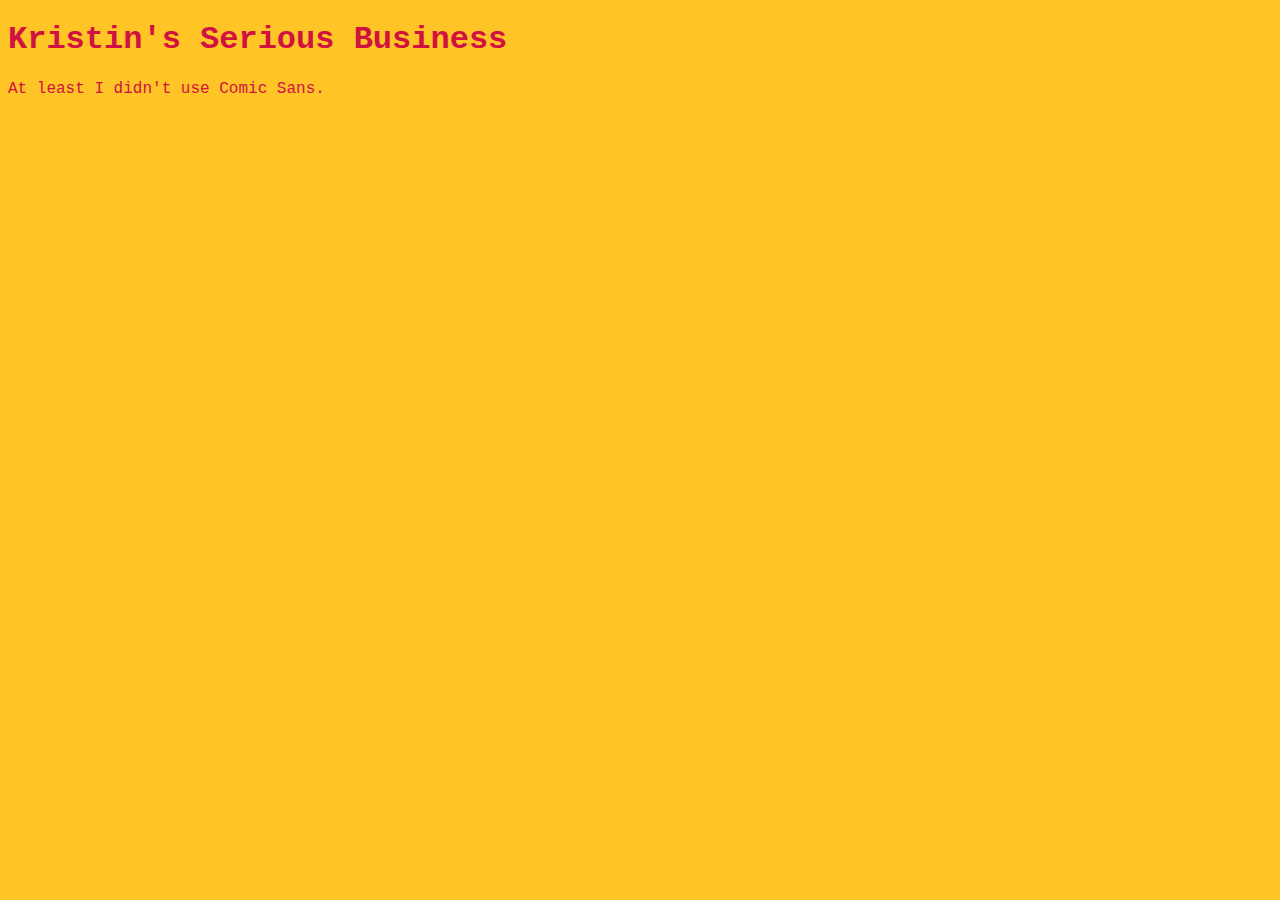
<file: unit_1/index.html>
<!DOCTYPE html>
<html>
<head>
	<link rel="stylesheet" type="text/css" href="css/style.css">
	<title>Kristin's Serious Business</title>
</head>
<body>
	<h1>Kristin's Serious Business</h1>
	<p>At least I didn't use Comic Sans.</p>
</body>
</html>
</file>
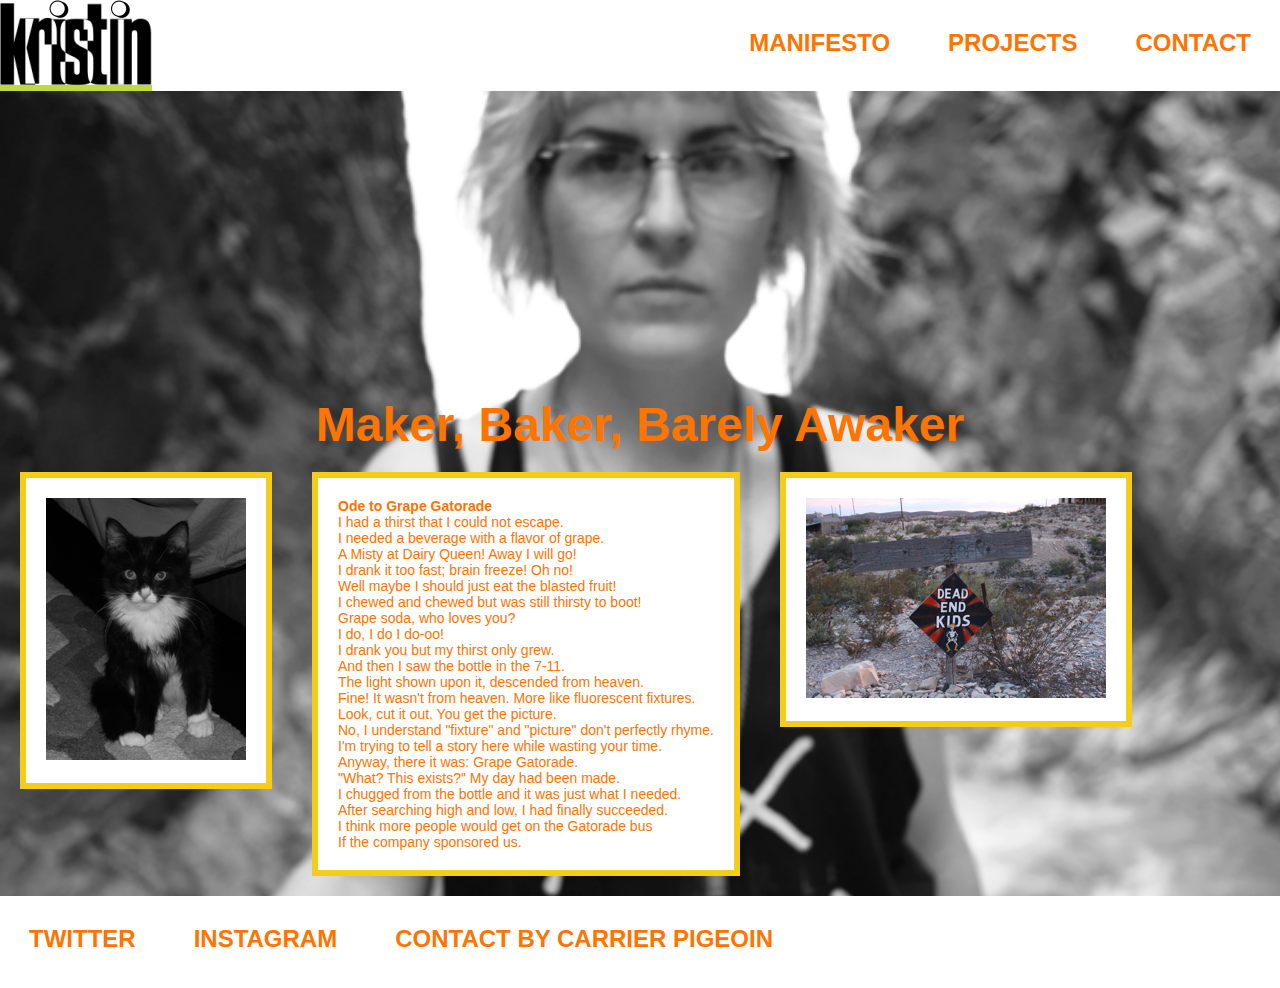
<file: unit_3/index.html>
<!DOCTYPE html>
<html>
<head>
	<link rel="stylesheet" type="text/css" href="css/style.css">
	<title>Kristin Elizabot</title>
</head>
<div id="navcontainer">
	<nav>
		<ul>
  			<li id="logo"><a href="#"><img src="images/simplefirst.gif" alt="kristin logo"></a></li>
  			<li class="link"><a href="#">Contact</a></li>
  			<li class="link"><a href="#">Projects</a></li>
  			<li class="link"><a href="#">Manifesto</a></li>
  		</ul>
	</nav>	
</div>
<body>
	<div class="slogan">
	<h1>Maker, Baker, Barely Awaker</h1></div>
		<section>
		<div class="box">
			<img src="images/rikercat.png" alt="evil tuxedo cat">
		</section></div>
		<main>
		<div class="box">
			<p id="title">Ode to Grape Gatorade</p>
			I had a thirst that I could not escape.<br>
			I needed a beverage with a flavor of grape.<br>
			A Misty at Dairy Queen! Away I will go!<br>
			I drank it too fast; brain freeze! Oh no!<br>
			Well maybe I should just eat the blasted fruit!<br>
			I chewed and chewed but was still thirsty to boot!<br>
			Grape soda, who loves you?<br>
			I do, I do I do-oo!<br>
			I drank you but my thirst only grew.<br>
			And then I saw the bottle in the 7-11.<br>
			The light shown upon it, descended from heaven.<br>
			Fine! It wasn't from heaven. More like fluorescent fixtures.<br>
			Look, cut it out. You get the picture.<br>
			No, I understand "fixture" and "picture" don't perfectly rhyme.<br>
			I'm trying to tell a story here while wasting your time.<br>
			Anyway, there it was: Grape Gatorade.<br>
			"What? This exists?" My day had been made.<br>
			I chugged from the bottle and it was just what I needed.<br>
			After searching high and low, I had finally succeeded.<br>
			I think more people would get on the Gatorade bus<br>
			If the company sponsored us.<br>
		</div></main>
		<section>
		<div class="box">
			<img src="images/deadendkids.png" alt=d"ead end sign in a ghost town">
		</div></section>
	<div id="subnav">
	<footer>	
		<ul>
			<li><a href="https://twitter.com/kristinelizabot">Twitter</a></li>
			<li><a href="https://instagram.com/maxmaxattack/">Instagram</a></li>
			<li><a href="http://www.pigeongram.com/">Contact by Carrier Pigeoin</a></li>
		</ul>
		</footer>
		</div>	
</body>
</html>
</file>
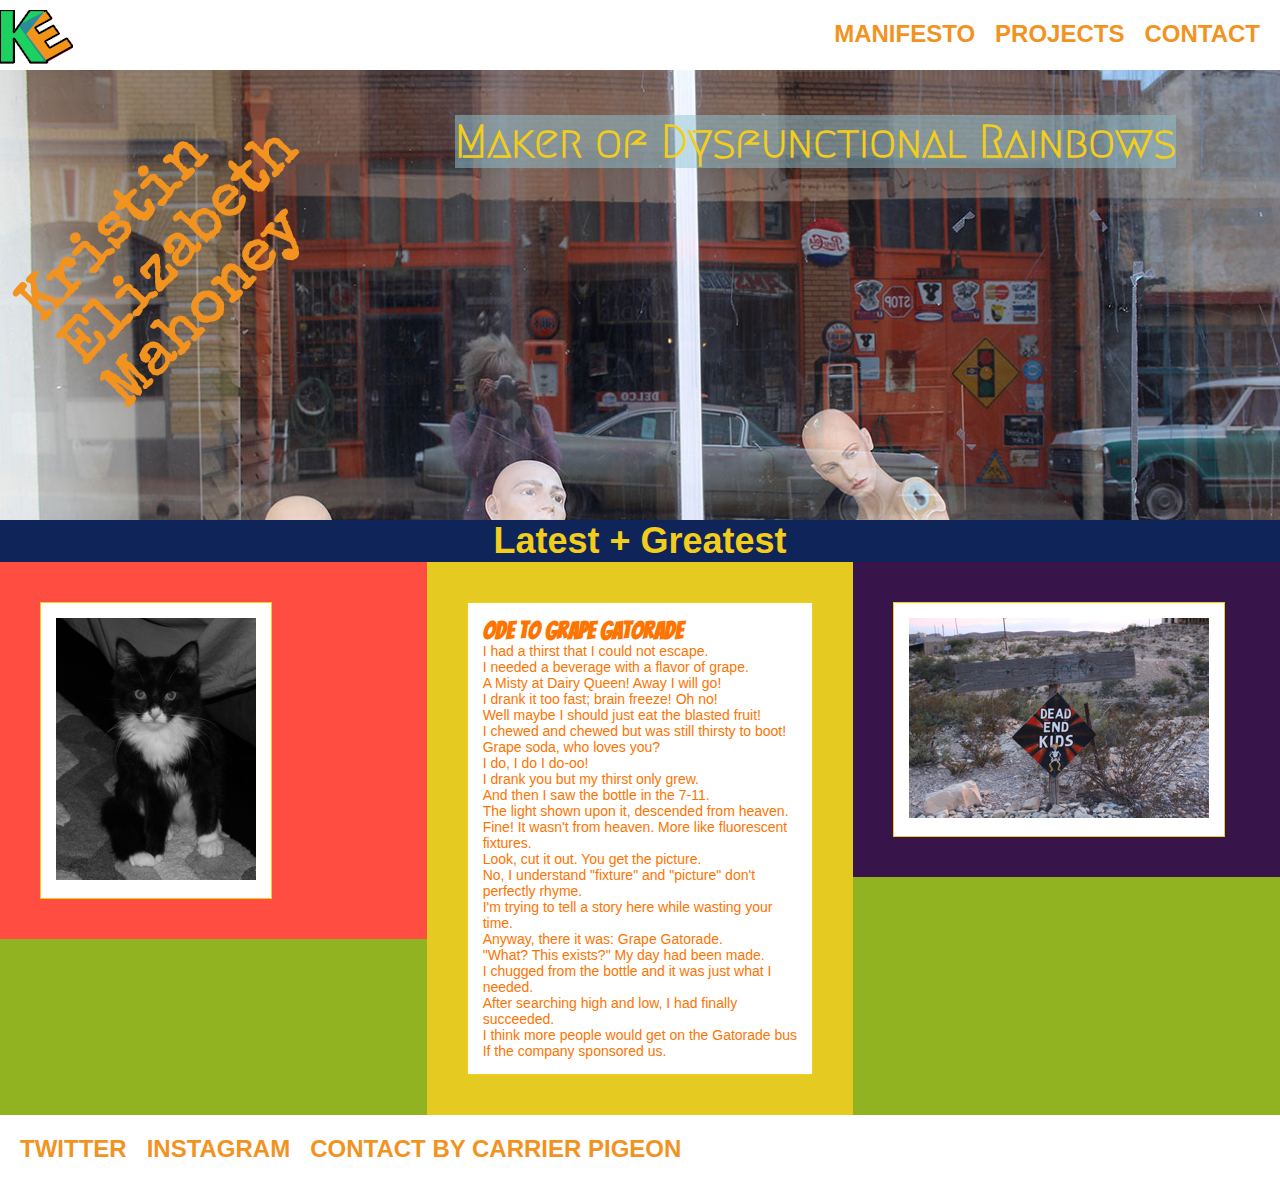
<file: unit_5/index.html>
<!DOCTYPE html>
<html>
<head>
	<link rel="stylesheet" type="text/css" href="css/style.css">
	<title>Kristin Elizabot</title>
</head>
	<body>
		<nav id="navtop">
			<a id="logo" href="#"><img src="images/colorkeoutline.png" alt="kristin logo"></a>
			<ul class="clearfix">
				<li class="link"><a href="#">Manifesto</a></li>
  				<li class="link"><a href="#">Projects</a>
  					<ul class="submenu1">
  						<li><a href="#">Photography</a></li>
  						<li><a href="#">Writing</a></li>
  						<li><a href="#">Mixed Media</a></li>
  					</ul>
  						</li>
  				<li class="link"><a href="#">Contact</a></li>
  			</ul>	
		</nav>
	<header class="clearfix">
		<h1>Kristin<p>
		<p>Elizabeth</p>
		<p>Mahoney</p></h1>
		<h2>Maker of Dysfunctional Rainbows</h2>
	</header>
	<h3>Latest + Greatest</h3>
	<div id="blanket1">	
		<section class="box">
				<img src="images/rikercat.png" alt="evil tuxedo cat">
		</section>
			</div>
		<div id="blanket2">	
		<section class="box">
				<p id="title">Ode to Grape Gatorade</p>
				<p></p>
				I had a thirst that I could not escape.<br>
				I needed a beverage with a flavor of grape.<br>
				A Misty at Dairy Queen! Away I will go!<br>
				I drank it too fast; brain freeze! Oh no!<br>
				Well maybe I should just eat the blasted fruit!<br>
				I chewed and chewed but was still thirsty to boot!<br>
				Grape soda, who loves you?<br>
				I do, I do I do-oo!<br>
				I drank you but my thirst only grew.<br>
				And then I saw the bottle in the 7-11.<br>
				The light shown upon it, descended from heaven.<br>
				Fine! It wasn't from heaven. More like fluorescent fixtures.<br>
				Look, cut it out. You get the picture.<br>
				No, I understand "fixture" and "picture" don't perfectly rhyme.<br>
				I'm trying to tell a story here while wasting your time.<br>
				Anyway, there it was: Grape Gatorade.<br>
				"What? This exists?" My day had been made.<br>
				I chugged from the bottle and it was just what I needed.<br>
				After searching high and low, I had finally succeeded.<br>
				I think more people would get on the Gatorade bus<br>
				If the company sponsored us.<br>
		</section>
		</div>
		<div id="blanket3">
			<section class="box">
				<img src="images/deadendkids.png" alt="dead end sign in a ghost town">
		</section>
	</div>
	<nav id="subnav">	
		<ul>
			<li class="link"><a href="https://twitter.com/kristinelizabot">Twitter</a></li>
			<li class="link"><a href="https://instagram.com/maxmaxattack/">Instagram</a></li>
			<li class="link"><a href="http://www.pigeongram.com/">Contact by Carrier Pigeon</a></li>
		</ul>
	</nav>
</body>
</html>
</file>
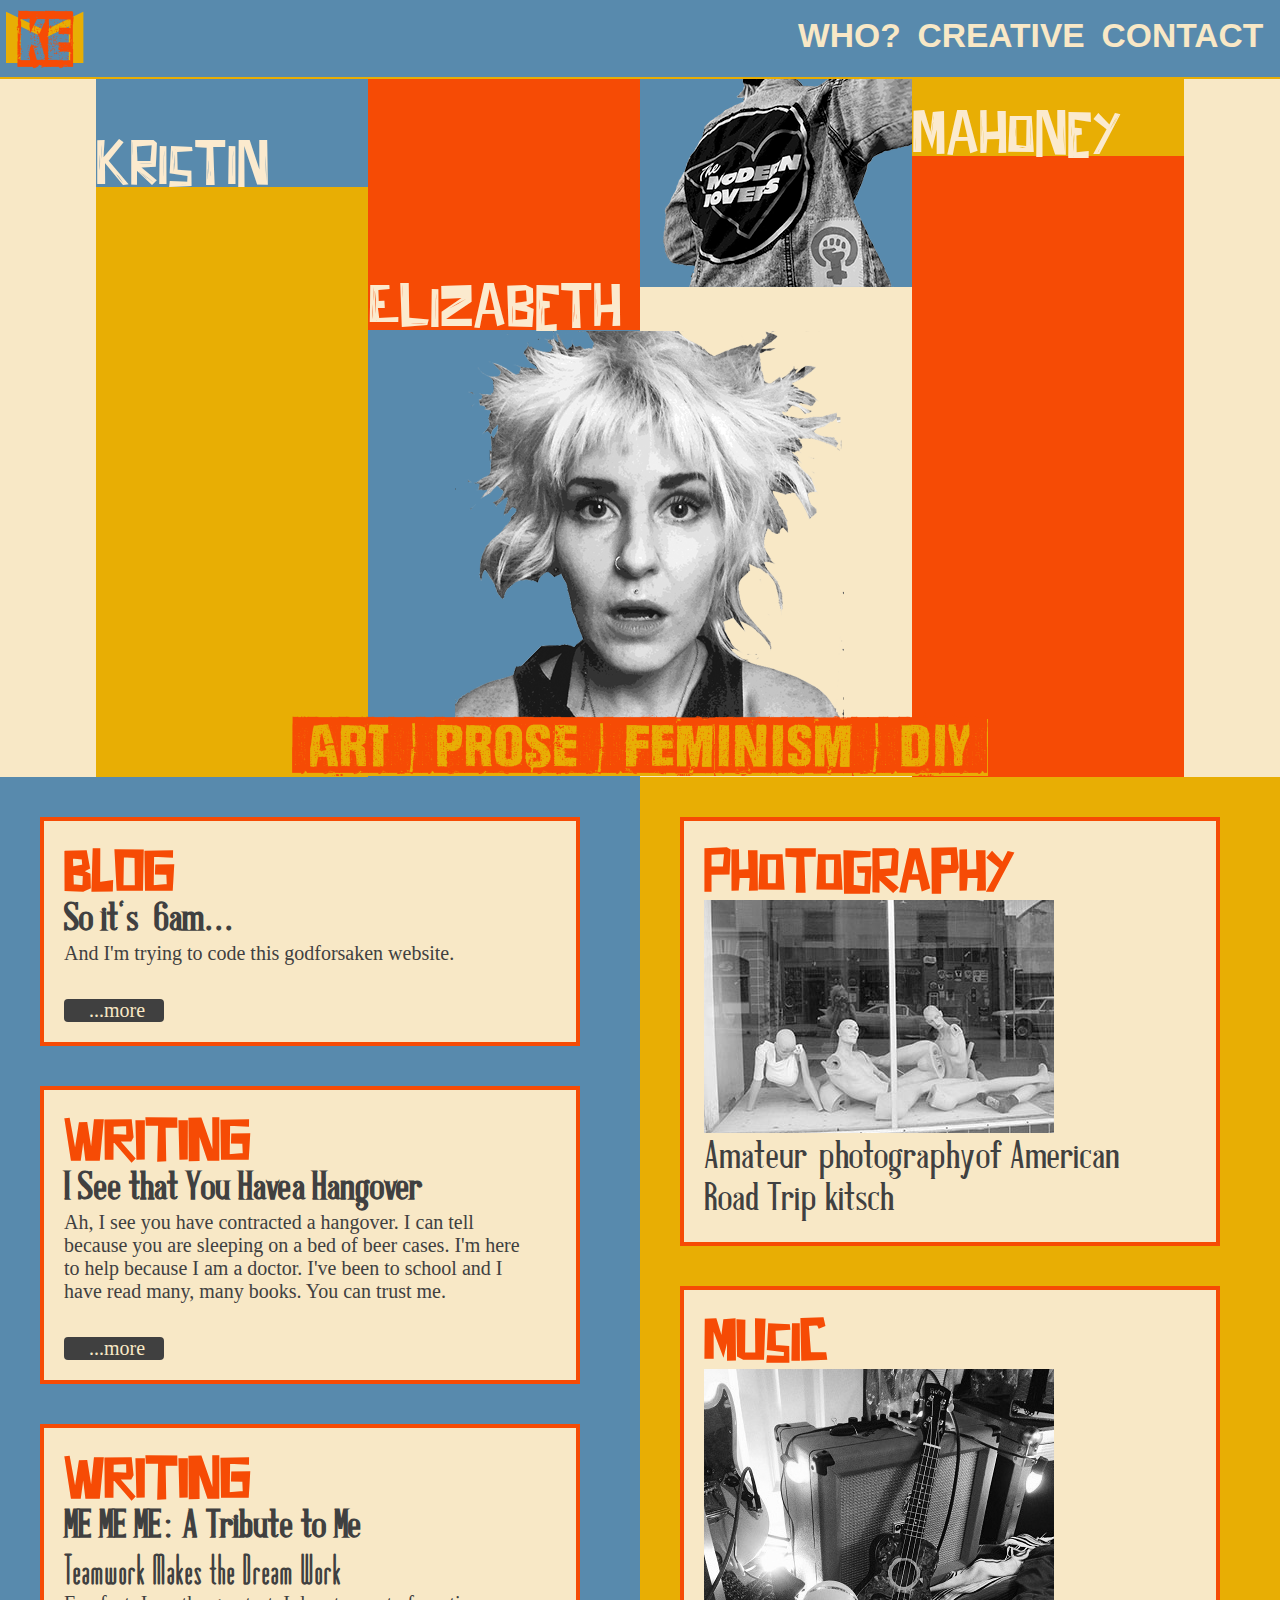
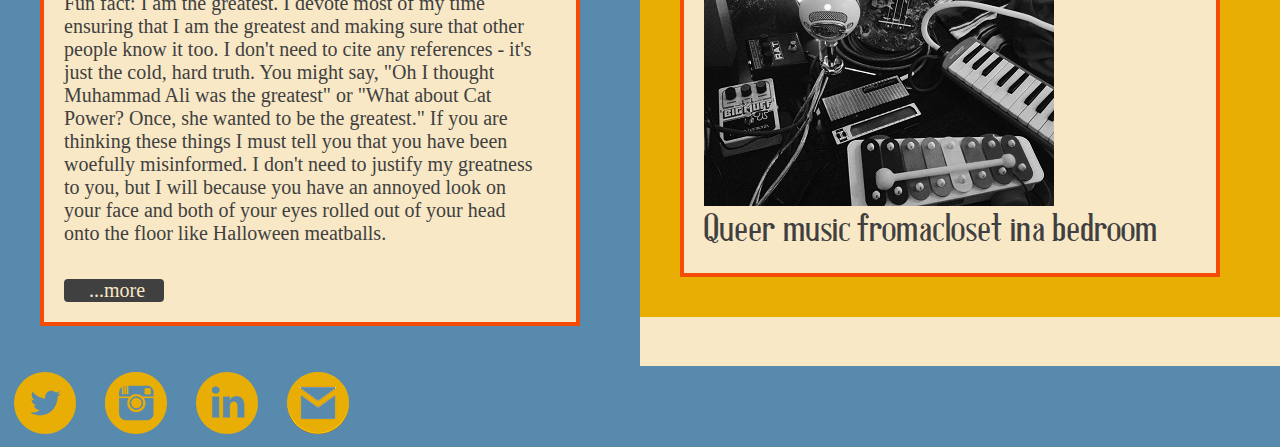
<file: unit_8/index.html>
<!DOCTYPE html>	
<html>
<head>
	<link rel="stylesheet" type="text/css" href="css/style.css">
	<meta-name="viewport" content="width=device-width, initalscale=1">
  <title>Kristin Elizabot</title>
</head>
	<body>
		<nav id="navtop">
			<a id="logo" href="#"><img src="images/logokepunx.png" alt="kristin logo"></a>
			<ul class="clearfix" "disable">
				<li id="whoicon"><a href="#">WHO?</a></li>
  				<li id="articon"><a href="#">CREATIVE</a>
  					<ul class="submenu1">
  						<li><a href="#">Read</a></li>
  						<li><a href="#">Photography</a></li>
  						<li><a href="#">Mixed Media</a></li>
  						<li><a href="#">Music</a></li>
  					</ul>
  				</li>	
  				<li id="envelopeicon"><a href="#">CONTACT</a></li>
  			</ul>	
		</nav>
	<header class="clearfix">
    		<div id="first">
    			<p>Kristin</p>
    		</div>
    		<div id="middle">
    			<p>Elizabeth</p>
    		</div>
			<div id="see">
				<figure><img src="images/backpatch.png" alt="jean jacket modern lovers backpatch"></figure>
			</div>
			<div id="last">
			<p>Mahoney</p>
			</div>	
      <figure id="face">
      <img src="images/wat.png" alt="what have you done for me lately face">
      </figure>
    </header> 
    <main class="clearfix">
      <div id="contentwrap">
            <div class="clearfix">
            <div id="column1">
            <article class="blog"> 
            <h1>BLOG</h1>
            <h2>So it's 6am...</h2>
                    <p>And I'm trying to code this godforsaken website.</p>
                    <div class="morelessinfo">
                    <input type="checkbox" value="selected" id="read-more" class="readmoreinput">
                    <label for="read-more" class="readmorelabel"><span class="more">...more</span><span class="less">...less</span></label> 
                    <div class="hiddencontent">
                    <p>My cats are crawling all over the keyboard. It's cute, but seriously cut it out.
                    </p>
                    </div>
                    </div>
            </article>
            <article>  
              <h1>WRITING</h1>
                <h2> I See that You Have a Hangover</h2>
                    <p>Ah, I see you have contracted a hangover. I can tell because you are sleeping on a bed of beer cases. I'm here to help because I am a doctor. I've been to school and I have read many, many books. You can trust me.</p>
                    <div class="morelessinfo">
                    <input type="checkbox" value="selected" id="hang" class="readmoreinput">
                    <label for="hang" class="readmorelabel"><span class="more">...more</span><span class="less">...less</span></label>  
                    <div class="hiddencontent">
                    <p>Hangovers are caused by having too much fun and making strange decisions. People who contract hangovers are often found either completely naked in a strange place or fully clothed in their sad little apartment the next morning. Common side effects include expelling stomach contents, extreme fatigue, skull-shattering headaches, intense regret, bruises of unknown origin, memory loss, and an overall feeling of what we call "yuckiness".</p>

                    <p>Bio-scientists, physicists, rocket scientists, emergency room doctors, and Greek system pledges have been unsuccessful at finding a surefire cure for this ailment but there are proven ways to ease the side effects. Allow me to share with you some tips you can trust.</p>

                    <p><span class="bold">1. Open the curtains and bask in the sunlight.</span> This is the only way to determine whether or not you were transformed into a vampire whilst drinking heavily. </p>

                    <p><span class="bold">2. Roll around your bed and moan, "I'm never drinking again!" </span>The power of a plan is immense. Vowing to never drink again will make you feel better and the moaning will indicate to the person in the hotel room next to you that maybe you are fornicating rather than writhing in agony.</p>

                    <p><span class="bold">3. Put ice on your head. </span>Put ice on your head. It will eventually start to hurt very much. Remove the ice. Let it melt on the bed.</p>

                    <p><span class="bold">4. Drink more alcohol. </span>This is especially useful if you can only find a warm Mike's Hard Lemonade. The burning and the heartburn let you know that it’s working.</p>

                    <p><span class="bold">5. Don't eat bacon. </span>Bacon is far too mainstream to be an effective cure for the hangover. Eat a Hickory Farms meat log instead. This will replenish salt and protein in the body which are essential to both recovery and therapeutic vomiting. </p>

                    <p><span class="bold">6. Therapeutic vomiting. </span>Toxins out and meat logs in, that's what I always say!</p>

                    <p><span class="bold">7. Sunglasses. </span>Often times, the headache associated with the common hangover causes light sensitivity. This can be aided by using sunglasses over the eyes. Do not worry about wearing sunglasses inside, people will just think you are a celebrity.</p>

                    <p><span class="bold">8. Talk about how hungover you are to anyone who will listen. </span>Sometimes talking through your problems can help. Telling everyone that your body is in punishment mode will be cathartic and no one will be annoyed with you.</p>

                    <p><span class="bold">9. Blame it on food poisoning. </span>Sometimes the symptoms of a hangover overlap with the symptoms of food poisoning. If you never leave the bathroom, no one will ever know the difference.</p>

                    <p><span class="bold">10. Future Tip: Never start the night off by saying, “We're taking it easy tonight.” </span>This will not help you with your current hangover, but it can help lessen the effects of the one you will have tomorrow. Mathematicians who specialize in statistics have recently found out that if you start your evening by saying "We’re taking it easy tonight!"" you will be twenty-two times more likely to get knackered to the point of no return, hangoverwise.</p>
                    <p class="published">Originally appeared in the 'zine "Crass Zone" under pseudonym "Dr. Octavius Boolsheet", Spring 2012</p>
                    </div>
                    </div>
                  </article>
             <article>  
              <h1>WRITING</h1>
                <h2>ME ME ME: A Tribute to Me</h2>
                <h3>Teamwork Makes the Dream Work</h3>
                    <p>Fun fact: I am the greatest. I devote most of my time ensuring that I am the greatest and making sure that other people know it too. I don't need to cite any references - it's just the cold, hard truth. You might say, "Oh I thought Muhammad Ali was the greatest" or "What about Cat Power? Once, she wanted to be the greatest." If you are thinking these things I must tell you that you have been woefully misinformed. I don't need to justify my greatness to you, but I will because you have an annoyed look on your face and both of your eyes rolled out of your head onto the floor like Halloween meatballs.</p>
                    <div class="morelessinfo">
                    <input type="checkbox" value="selected" id="meblog" class="readmoreinput">
                    <label for="meblog" class="readmorelabel"><span class="more">...more</span><span class="less">...less</span></label>  
                    <div class="hiddencontent">
                    <p>Small, cheerful woodland animals help me get dressed in the morning while singing happy tunes about the weather. I walk outside my front door into the sunshine and all the townspeople milling about drop what they're doing to perform an elaborate song-and-dance number. They sing a Broadway version of LL Cool J's "Around the Way Girl," not because the song describes me in any way but because they know it's my favorite LL Cool J song. A jovial baker hands me a powdered doughnut and I eat the whole thing without getting any powdered sugar on my perfectly tailored vintage dress. This is all because I'm the greatest, in case you forgot.</p>

                    <p>I skip to work and when I open the door to the office there's a hurricane of papers flying around and workers are screaming at the coffee maker, "Why is it taking so long? Caffeine, you're my only friend!" The boss comes up to me and says, "You're our only hope! We have an impossible problem!" I wiggle my nose and reply, "Don't worry, I got this!" and then I wink. I sit down at my desk, tweefully decorated with little hand-painted figures of owls, and press two keys on my keyboard. "Sir, I think I've solved your problem!" The boss claps his hands, slicks back his comb-over, and says, "Bravo! 50% raise for you! Thank goodness you're here!" What a guy! Maybe my boss is the greatest? Psych! JUST KIDDING I AM THE GREATEST!</p>

                        
                       <ul>Other important information to know about the greatest:
                          <li>I only eat organic, raw food lovingly farmed by the family up the street.</li>
                          <li>Every room in my apartment has been featured on Design*Sponge at some point.</li>
                          <li>The President has me on speed dial.</li>
                          <li>I'm a Sartorialist regular.</li>
                          <li>When I think happy thoughts, I actually fly.</li>
                        </ul> 

                    <p>Ugh, why did you put your eyes back in your sockets if they're just going to roll out again? Stop dry heaving! All of this information is important to know because I am actually none of those things. In fact, even though I live in the NH wilderness I am under the false impression that all woodland animals are rabid. Not fun fact: If there's an erratic squirrel in your bedroom fumbling with socks, it's probably rabid. Like all things on this blog, I have to relate this back to roller derby somehow. Bear with me (or go watch youtube videos of kittens - I don't care).</p>

                    <p>The point is: In roller derby it doesn't matter if you are the greatest. It doesn't matter if you invented a way to have gourmet meals materialize in your microwave. It doesn't matter if you run a kitten orphanage for wayward kittens. It doesn't even matter if you are the greatest roller derby player. Roller derby is all about you while simultaneously being not about you at all.</p>

                    <p>Your team is the Mighty Morphin Derby Rangers. Your track is Angel Grove, California. Maybe you're the Green Ranger. You can take on four Putties at once without breaking a sweat. [History Lesson: Before the Green Ranger joined up with the rest of the Rangers, he was brainwashed by Rita Repulsa with the intention of being used as an instrument of evil. He is the greatest Ranger to ever kick a Putty in the chest.] Can you alone save your Ranger team from certain death at the hands of Rita Repulsa and Lord Zedd? No, you need your ranger pals. Even the Pink Ranger, who always gets stuck up against the wall. True, the Pink Ranger kicks ass and she's fantastically talented outside of evil-fighting, but sometimes she gets kidnapped by Lord Zedd and needs her pals to come save her. Regardless, you need to get on the track and scream, "It's morphin' time!" and assemble the Megazord. If you're not working as a unit, you're not doing derby right.</p>

                    <p>Lesson: It doesn't matter if you have an ego surplus or an ego deficit; everyone needs to get on the same level to achieve victory.</p>
                    <p class="published">Originally published on the New Hampshire Roller Derby Blog under the pseudonym "Maxine Kero$ene", Winter 2012</p>
                    </div>
                    </div>
                  </article>  
                </div>
              </div>
              <div class="clearfix">
             <div id="column2"> 
            <figure class="photog">
            <h1>Photography</h1>
            <img src="images/mannequinwindowsmaller.jpg">
            <figcaption>Amateur photography of American Road Trip kitsch</figcaption>
            </figure>
            <figure class="photog">
            <h1>Music</h1>
            <img src="images/studio.jpg">
            <figcaption>Queer music from a closet in a bedroom</figcaption>
            </figure>   
              </div>
         </div>
         </div>
  </main>
	<footer class="clearfix">	
	<nav id="subnav">	
		<ul>
			<li class="link"><a href="https://twitter.com/kristinelizabot"><img src="images/twittericon.png"></a></li>
			<li class="link"><a href="https://instagram.com/maxmaxattack/"><img src="images/instagramicon.png"></a></li>
			<li class="link"><a href="https://www.linkedin.com/in/kristinelizam"><img src="images/linkedinicon.png"></a></li>
      <li class="link"><a href="mailto:kristin.eliza.m@gmail.com"><img src="images/gmailicon.png"></a></li>
		</ul>
	</nav>
	</footer>
   
</body>
</html>
</file>
<file: unit_1/css/style.css>
body {
	background-color: #ffc425;
	color: #d11141;
	font-family: "Courier New", Courier, monospace;
	font-size:16px;
}
h1 {
	font-size:2em;
}
</file>
<file: unit_3/css/style.css>
* {
    margin:0;
    padding:0;
    box-sizing: border-box;
}
body {
	background: url(../images/bw_window.png);
	background-position:0px 80px;
	background-size: cover;
	background-repeat: no-repeat;
	height: 400px;
	color: #BEDB39;
	font-family: Futura, 'Trebuchet MS', Arial, sans-serif;
	font-size:24px;
}
#navcontainer {
	width: 100%;
	background-color: #fff;
	margin-top: 0 auto;
	display: inline-block;
}
ul {
    list-style-type: none;
    margin-top:0;
    margin-left:0px auto;
    width:100%;
    background-color: #fff;
}
li {
    float: left;
    margin-top:0;
    background-color: 0;
 }
a:link, a:visited {
    display: block;
    font-weight: bold;
    color: #FD7400;
    background-color: #FFF;
    text-align: center;
    padding: 29px;
    text-decoration: none;
    text-transform: uppercase;
}
a:hover, a:active {
    background-color: #BEDB39;
}
.link {
	float: right;
}
#logo a {
	text-decoration: none;
	padding:0;
}

.slogan {
	text-align: center;
	margin-top: 300px;
	color: #FD7400;
}
.box {
	border: 6px solid #F2CE1B;
  	height: auto;
  	margin: 20px;
  	padding: 20px;
  	width: auto;
  	background-color: #fff;
  	font-size: 14px;
  	color: #FD7400;
  	float: left;
}
 #title {
 	font-weight: bold;
 	font-size: 20;
 }
#subnav ul {
	list-style-type: none;
    margin-bottom:0;
    margin-left:0px auto;
    width:100%;
    background-color: #fff;
}
#subnav li {
	float: left;
    margin-top:0;
    background-color: 0;
}
#subnav {
	margin-bottom: 0 auto;
	width: 100%;
	background-color: #fff;
	display: inline-block;
</file>
<file: unit_5/css/style.css>
@import url(https://fonts.googleapis.com/css?family=Bangers);
@import url(https://fonts.googleapis.com/css?family=Finger+Paint);
@import url(https://fonts.googleapis.com/css?family=Special+Elite);
@import url(https://fonts.googleapis.com/css?family=Megrim);
* {
    margin:0;
    padding:0;
    box-sizing: border-box;
}
head {
  background-color: #FFF;
}
body {
	margin-top:0px;
	color: #F2931F;
	font-family: Futura, 'Trebuchet MS', Arial, sans-serif;
	font-size:24px;
  background-color: #91B221;
}
nav {
  background-color: #fff;
}
#navtop {
  background-color: #fff;
  width: 100%;
  margin-top: 0;
  overflow:auto;
}
ul {
  list-style: none;
  background-color: #FFF;
  padding: 10px;
  margin: 0px;
  float: right;
}
ul li {
  display: block;
  background:#fff;
  float: left;
}
 li ul {
  display: none;
  background: #fff;
}
.submenu1 {
  position:absolute;
}
ul li a {
  display: block;
  background: #FFF;
  padding: 10px;
  text-decoration: none;
  text-align: center;
  text-transform: uppercase;
  white-space: nowrap;
  color: #F2931F;
  margin:0;
  font-weight: bold;
  position:relative;
}
ul li a:hover {
  background: #1E8C65;
  display: block;
}
li:hover ul {
  background: #fff;
  display: block; 
}
li:hover li {
  background:#fff;
  float: none;
}
li:hover a {
  background: #FFF;
}
li:hover li a:hover {
  background: #1E8C65;
}
#logo {
	text-decoration: none;
	margin-top: 10px;
  float: left;
} 
header {
	text-align: left;
  font-family: 'Special Elite', cursive; 
  font-size: 30px;
	color: #F2931F;
  background-color:#1E8C65;
  background-image: url(../images/mannequinwindow.jpg);
  background-attachment: fixed;
  background-position: right;
  background-size: contain;
  background-repeat: no-repeat;
  height: 450px;
}

h1 {
  float:left;
  -webkit-transform: rotate(-45deg); 
  -moz-transform: rotate(-45deg); 
  padding: 1.5em .5em;
}
h2 {
  float: left;
  text-align:center;
  margin: 1em 2em;
  font-family: "Megrim", cursive;
  background-color: rgba(144,195,212,0.5);
  color: #F2CE1B;
  overflow: auto;
}
h3 {
  text-align: center;
  background-color: #0F2459;
  color: #F2CE1B;
  font-size: 36px;
}
.box {
	border: 1px solid #F2CE1B;
  height: auto;
  margin: 20px;
  padding: 15px;
  background-color: #fff;
  font-size: 14px;
  color: #FD7400;
  float: left;
  overflow:hidden;
}
 #title {
  font-weight: bold;
  font-family: 'Bangers', cursive;
 	font-size: 24px;
 }
#subnav {
  background-color: #fff;
  width: auto;
  margin-top: 0;
  float: left;
  width: 100%;
  overflow:auto;
}
#subnav ul {
  list-style-type: none;
  margin-top:0;
  background-color: #fff;
  float: left;
  font-size: 24px;
}
#subnav li {
  float: left;
  margin-top:0;
  background-color: 0;
}
footer {
  font-size: 24px;
}
.clearfix-after {
  font-size: 0;
  height: 0;
  visibility: hidden;
  content: "";
  clear: both;
  overflow: auto;
}
#blanket1 {
  background-color: #FF4D41;
  background-size: contain;
  position:relative;
  width: 33.333%;
  height: auto;
  padding: 20px;
  color: #F2931F;
  overflow:visible;
  float: left;
}
#blanket2 {
  background-color: #E5CA21;
  background-size: contain;
  position:relative;
  width: 33.333%;
  height: auto;
  padding: 20px;
  color: #F2931F;
  overflow:visible;
  float: left;
}
#blanket3 {
  background-color: #37154A;
  background-size: contain;
  position:relative;
  width: 33.333%;
  height: auto;
  padding: 20px;
  color: #F2931F;
  overflow:visible;
  float: left;
}
</file>
<file: unit_8/css/style.css>
* {
  margin:0;
  padding:0;
  box-sizing:border-box;
 } 
@font-face {
    font-family: 'matchbookregular';
    src: url('../fonts/matchbook-webfont.eot');
    src: url('../fonts/matchbook-webfont.eot?#iefix') format('embedded-opentype'),
         url('../fonts/matchbook-webfont.woff2') format('woff2'),
         url('../fonts/matchbook-webfont.woff') format('woff'),
         url('../fonts/matchbook-webfont.ttf') format('truetype'),
         url('../fonts/matchbook-webfont.svg#matchbookregular') format('svg');
    font-weight: normal;
    font-style: normal;
}
@font-face {
    font-family: 'risqueregular';
    src: url('../fonts/risque-regular-webfont.eot');
    src: url('../fonts/risque-regular-webfont.eot?#iefix') format('embedded-opentype'),
         url('../fonts/risque-regular-webfont.woff2') format('woff2'),
         url('../fonts/risque-regular-webfont.woff') format('woff'),
         url('../fontsrisque-regular-webfont.ttf') format('truetype'),
         url('../fonts/risque-regular-webfont.svg#risqueregular') format('svg');
    font-weight: normal;
    font-style: normal;
}
@font-face {
    font-family: 'astrud';
    src: url('../fonts/astrud-webfont.eot');
    src: url('../fonts/astrud-webfont.eot?#iefix') format('embedded-opentype'),
         url('../fonts/astrud-webfont.woff2') format('woff2'),
         url('../fonts/astrud-webfont.woff') format('woff'),
         url('../fonts/astrud-webfont.ttf') format('truetype'),
         url('../fonts/astrud-webfont.svg#astrud') format('svg');
    font-weight: normal;
    font-style: normal;
}
@font-face {
    font-family: 'typographica';
    src: url('../fonts/typographica-webfont.eot');
    src: url('../fonts/typographica-webfont.eot?#iefix') format('embedded-opentype'),
         url('../fonts/typographica-webfont.woff2') format('woff2'),
         url('../fonts/typographica-webfont.woff') format('woff'),
         url('../fonts/typographica-webfont.ttf') format('truetype'),
         url('../fonts/typographica-webfont.svg#typographica') format('svg');
    font-weight: normal;
    font-style: normal;
}
@font-face {
    font-family: 'fiftiesmovies';
    src: url('../fonts/fifties_movies-webfont.eot');
    src: url('../fonts/fifties_movies-webfont.eot?#iefix') format('embedded-opentype'),
         url('../fonts/fifties_movies-webfont.woff2') format('woff2'),
         url('../fonts/fifties_movies-webfont.woff') format('woff'),
         url('../fonts/fifties_movies-webfont.ttf') format('truetype'),
         url('../fonts/fifties_movies-webfont.svg#matchbookregular') format('svg');
    font-weight: normal;
    font-style: normal;
}
@font-face {
    font-family: 'antiquebookcover';
    src: url('../fonts/antique_book_cover-webfont.eot');
    src: url('../fonts/antique_book_cover-webfont.eot?#iefix') format('embedded-opentype'),
         url('../fonts/antique_book_cover-webfont.woff2') format('woff2'),
         url('../fonts/antique_book_cover-webfont.woff') format('woff'),
         url('../fonts/antique_book_cover-webfont.ttf') format('truetype'),
         url('../fonts/antique_book_cover-webfont.svg#matchbookregular') format('svg');
    font-weight: normal;
    font-style: normal;
}
body {
  background: #F8E8C6;
  background-size: 100%;
  height:100%;
  color: #F64B05;
  font-size: 16px;
}
header { 
  height: 13.5em;
  width: 85%;
  position: relative;
  z-index:-1;
  padding-top: 4.7em;
  margin-right: auto;
  margin-left: auto;
}
#navtop {
  position:fixed;
  height: auto;
  width:100%; 
  background-color: #588AAD;
  font-size: 1.75em;
  border-bottom: .1em solid #E8AE04;
  color:#F8E8C6;
  z-index:9999;
}
ul {
  list-style: none;
  float: right;
}
ul li {
  display: block;
  float: left;
}
 li ul {
  display: none;
}
.submenu1 {
  position:absolute;
  overflow: auto;
}
ul li a {
  display: block;
  padding: .5em .5em .5em 0;
  font-family:'Arial';
  font-size: 1.2em;
  font-weight:bold;
  text-decoration: none;
  text-align: center;
  white-space: nowrap;
  color: #F8E8C6;
  margin:0;
  position:relative;
}
#logo {
  text-decoration: none;
  float: left;
  padding-top:0.3em;
 } 
header div {
  height: 13.5em;
  width: auto;
  float:left;
  font-size:3.25em;
  font-family:'fiftiesmovies', 'Arial Black';
}
#face {
  position: absolute;
  z-index:555;
  margin-top: 16em;
  left: 50%;
  transform: translateX(-50%);
}
#first {
  background:#E8AE04;
  width:25%;
}
#middle {
  background:#588AAD;
  width:25%;
}
#see {
  background:#F8E8C6;
  width:25%;
}
#last {
  background:#F64B05;
  width:25%;
}
#first p{
  background:#588AAD;
  padding-top:1.25em;
  color:#fbeace;
  line-height:.9em;
  text-decoration: none;
  display:block;
}
#middle p{
  background:#F64B05;
  padding-top:4em;
  color:#fbeace;
  line-height:.9em;
  text-decoration: none;
  display:block;
}
#see figure{
  background:#588AAD;
  padding-top:.25em;
  padding-bottom:0;
  overflow:hidden;
  font-size:0;
  line-height:.9em;
  display:block;
}
#last p{
  background:#E8AE04;
  padding-top:.66em;
  color:#fbeace;
  line-height:.9em;
  text-decoration: none;
  display:block;
}
main {
  width: 100%;
  height:100%;
  padding-top: 0;
  margin: 0 auto;
  position:relative;
  z-index: 666;
  font-family: Georgia, serif;
  font-size: 1.25em;
  color: #404040;
}
#contentwrap {
  float:left;
  overflow:auto;
  margin:0;
  margin-bottom: 0;
  height:100%;
}
#column1 {
  width:50%;
  height:100%;
  background:#588AAD;
  padding: 1em;
  float: left;
  overflow: auto;
  flex 
}
#column2 {
  width: 50%;
  height: 100%;
  background:#E8AE04;
  padding: 1em;
  float:left;
  overflow:auto;
}
h1 {
  font-family: 'fiftiesmovies';
  font-size: 2.5em;
  color: #F64B05;
}
h2 {
  font-family: 'antiquebookcover', serif;
  font-size: 2em;
}
h3{
  font-family: 'matchbookregular', serif;
  font-size: 2em;
}
article {
  float:left;
  width: 90%;
  border: .2em solid #F64B05;
  margin: 1em;
  padding: 1em 2em 1em 1em;
  font-size: 1em;
  background: #F8E8C6;
  max-height: 9999em;
}
article p{
  margin-bottom: 1.5em;
}
#hiddencontent ul li {
  list-style-type: square;
  text-align: left;
  float:left;
}
.morelessinfo{
  display: flex;
  flex-direction: column-reverse;
}
.readmoreinput:not(checked) {
    display: none;
}
.readmoreinput + label {    
    background-color: #404040;
    border-radius: 0.2em; 
    color: #F8E8C6;
    cursor: pointer;
    font-size: 1em;
    margin-top: 0.2em;
    margin-bottom: 0..2em;
    padding: 0..2em;
    text-align: center;
    width: 5em;
}
.readmoreinput + label:before {
    color: #F8E8C6;
    content: "";
    font-size: 1em;
    padding-right: 0.3em;
    width: 1em;
}
.readmoreinput:not(:checked) ~ .hiddencontent {
    display: none;
}
.readmoreinput:checked ~ .hiddencontent {       
    display: block;
}
.readmoreinput:checked + label:before {
  content: "";
}
.readmoreinput + label .less, .readmoreinput:checked + label .more  {
    display: none;
}
.readmoreinput:checked + label .less {
    display: inline;
}
.bold {
  font-weight:bold;
}
.published {
  font-style: italic;
  font-size: .75em;
}
.photog {
  float: left;
  width: 90%;
  border: .2em solid #F64B05;
  margin: 1em;
  padding: 1em 2em 1em 1em;
  font-size: 1em;
  background: #F8E8C6;
}
.photog img{
  filter url(filters.svg#grayscale)
  filter: gray; 
  -webkit-filter: grayscale(1); 
  -webkit-transition: all .5s ease-in-out;
}
.photog img:hover {
  filter: none;
  -webkit-filter: grayscale(0);
}
figcaption {
  float: left;
  font-family:'antiquebookcover', Georgia, serif;
  font-size: 2em;
}
#subnav {
  float: left;
  width: 100%;
  background-color:#588AAD;
}
#subnav ul {
  list-style-type: none;
  width:100%;
  margin-top:0;
  position: relative;
  float: left;
  font-size: 1.5em;
  background-color: #588AAD;
}
#subnav li {
  float: left;
  margin-top:0;
  background-color: #588AAD;
}
#subnav ul li a {
  padding: .2em .5em;
}
.clearfix-after {
  font-size: 0;
  height: 0;
  visibility: hidden;
  content: "after!";
  clear: both;
  overflow: auto;
}
@media screen and (min-width: 500px) {
  ul li a:hover {
  background: #F64B05;
  display: block;
}
li:hover ul {
  display: block; 
}
li:hover li {
  float: none;
}
li:hover a {
  background: #588AAD;
}
li:hover li a:hover {
  background: #F64B05;
}
}
@media screen and (max-width: 1206px){
  header {
    width:100%;
   }
}
@media screen and (max-width: 1023px){
  ul li a {
  display: block;
  padding: .75em .75em .75em 0;
  font-family:'Arial';
  font-size: 1em;
  font-weight:bold;
  text-decoration: none;
  text-align: center;
  white-space: nowrap;
  color: #F8E8C6;
  margin:0;
  position:relative;
}
  header {
    height: auto;
    width:auto;
    position: relative;
  }
  header div{
    height:auto;
    float: none;
  }
  #first p, #middle p, #last p{
    padding-top: 1em;
  }
  #first, #middle, #last {
     width:auto;
  }
  #see {
    position:absolute;
    top:1.25em;
    height:100%;
    width: 7.33em;
    left:61.75%;
    right: auto;
  }
  #see figure { 
    background-color: #F64B05;
  }
  #see img {
    min-width:114%;
    height:auto;
  }
  #face {    
    position:relative; 
    margin:0;
  }
  #face img{
    max-width:100%;
    height:auto;
  }
  #column1, #column2{
    margin:0;
    float:none;
    height: auto;
    width:100%;
    }
}
@media screen and (max-width: 977px) {
  #see {
    left: 50%;
  }
}
@media screen and (max-width: 500px) {
  #see {
    display:none;
  }
.submenu1 {
  display:none;
}
ul li a {
  display: block;
  padding: .5em .5em .5em 0;
  font-family:'Arial';
  font-size: 1.2em;
  font-weight:bold;
  text-decoration: none;
  text-align: center;
  white-space: nowrap;
  color: #F8E8C6;
  margin:0;
  position:relative;
}
li:hover ul {
  display: none; 
}
#whoicon {
  width: 62px;
  height: 62px;
  background: url('../images/whoicon.png') no-repeat;
  text-indent: 100%;
  margin: .5em 1em 1em 0;
  padding-top: .5em;
  white-space: nowrap;
  overflow: hidden;
}
#articon {
  width: 81px;
  height: 62px;
  background: url('../images/paintbrushicon.png') no-repeat;
  text-indent: 100%;
  margin: .5em 1em 1em 0;
  padding-top: .5em;
  white-space: nowrap;
  overflow: hidden;
}
#envelopeicon {
  width: 62px;
  height: 62px;
  background: url('../images/contacticon.png') no-repeat;
  text-indent: 100%;
  padding-top: .5em;
  margin: .5em 1em 1em 0;
  white-space: nowrap;
  overflow: hidden;
}
#logo {
  padding-top: .5em;
}
#column1, #column2{
    margin:0;
    float:none;
    height: auto;
    width:auto;
    padding:0;
    }
}
</file>
